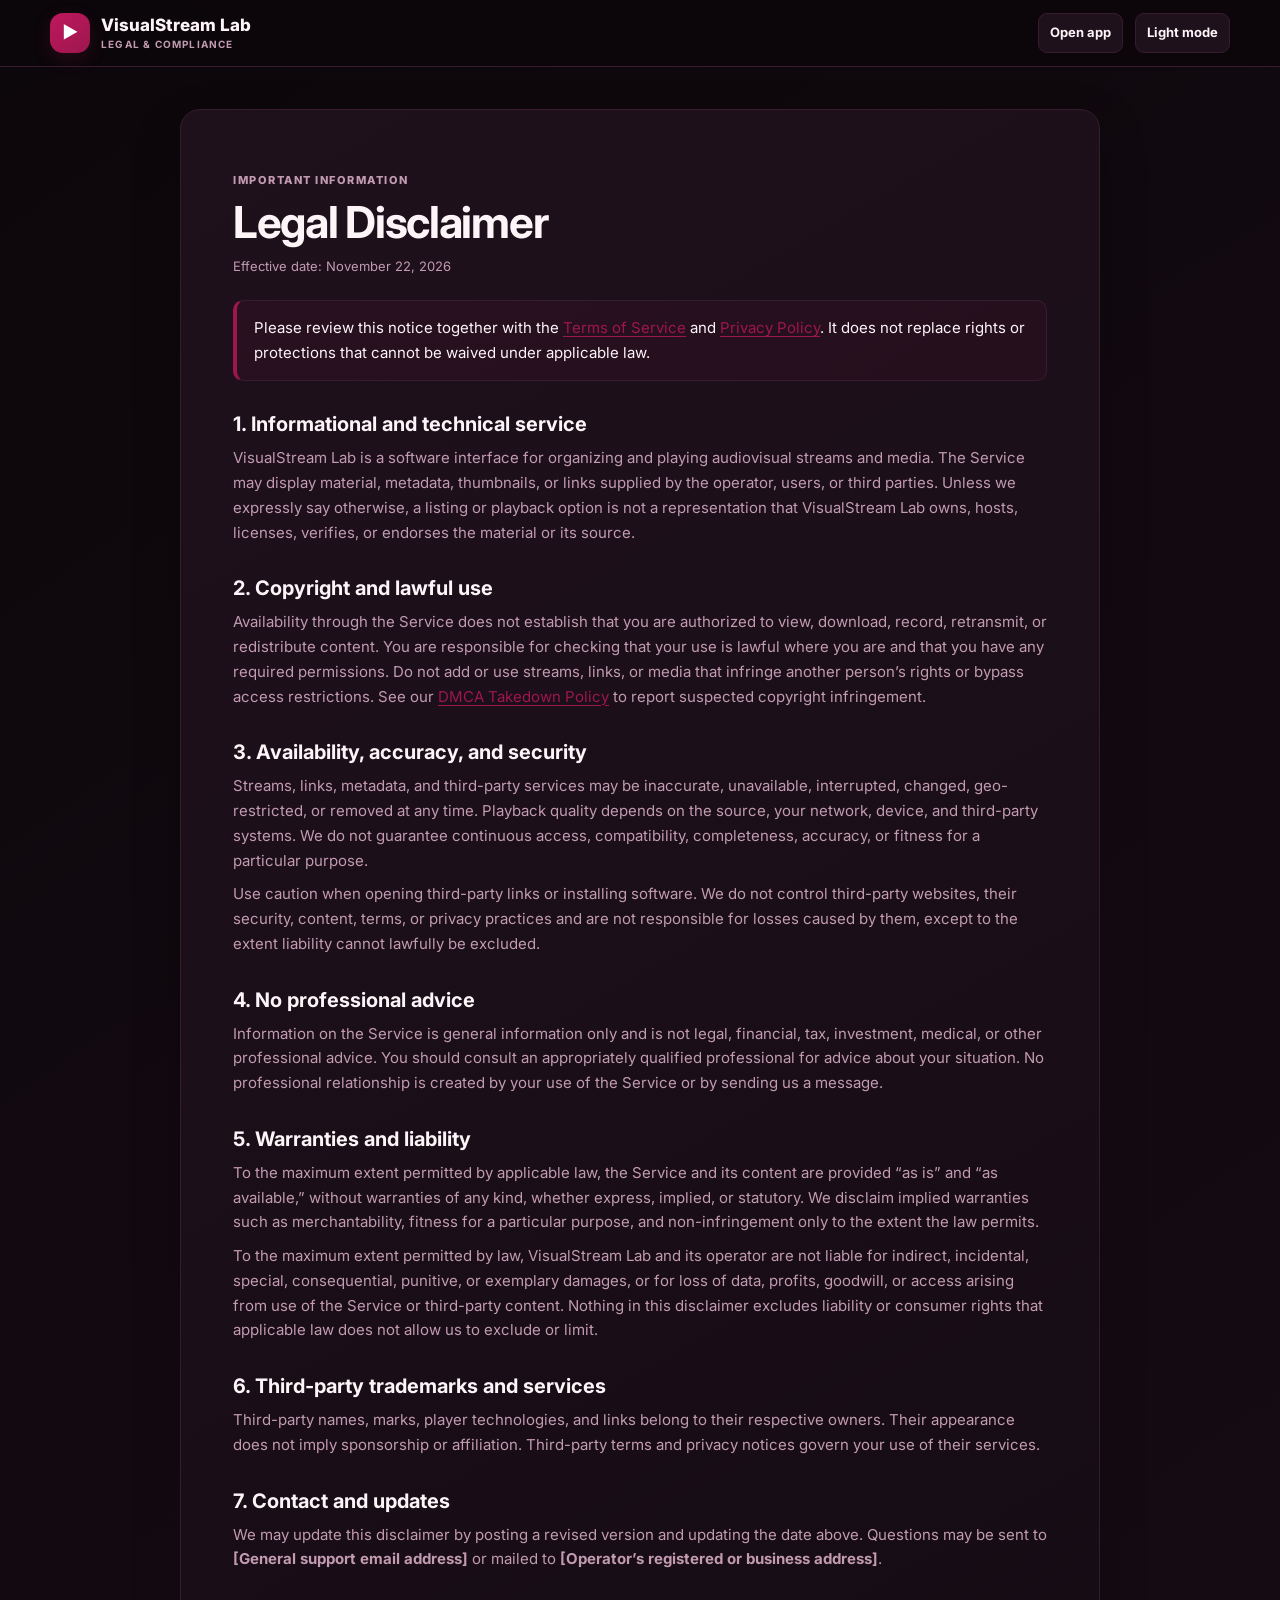
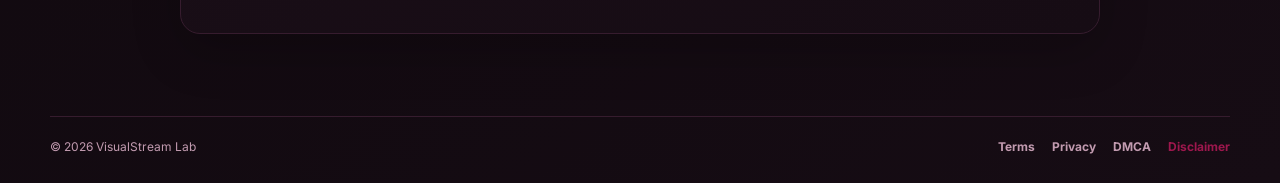
<file: disclaimer.html>
<!doctype html>
<html lang="en" data-theme="dark">

<head>
  <meta charset="utf-8">
  <meta name="viewport" content="width=device-width,initial-scale=1">
  <meta name="description"
    content="Important information about third-party streams, availability, and limitations of VisualStream Lab.">
  <meta name="theme-color" content="#160c14">
  <link rel="icon" type="image/svg+xml" href="/favicon.svg">
  <link rel="preconnect" href="https://fonts.googleapis.com">
  <link rel="preconnect" href="https://fonts.gstatic.com" crossorigin>
  <link href="https://fonts.googleapis.com/css2?family=Inter:wght@400;500;600;700;800&display=swap" rel="stylesheet">
  <script>try { document.documentElement.dataset.theme = localStorage.getItem("iptv-theme") === "light" ? "light" : "dark" } catch (error) { document.documentElement.dataset.theme = "dark" }</script>
  <link rel="stylesheet" href="/legal.css">
  <script src="/legal.js" defer></script>
  <title>Legal Disclaimer — VisualStream Lab</title>
</head>

<body class="legal-page">
  <header class="legal-header">
    <a class="legal-brand" href="/" aria-label="VisualStream Lab home">
      <span class="legal-brand-mark" aria-hidden="true">▶</span>
      <span>VisualStream Lab<small>Legal &amp; compliance</small></span>
    </a>
    <div class="legal-header-actions">
      <a href="/">Open app</a>
      <button class="legal-theme-toggle" id="legal-theme-toggle" type="button">Light mode</button>
    </div>
  </header>
  <main class="legal-main">
    <article class="legal-document">
      <p class="legal-kicker">Important information</p>
      <h1>Legal Disclaimer</h1>
      <p class="legal-meta">Effective date: <time data-legal-effective-date="disclaimer" datetime="2026-11-22">November
          22, 2026</time></p>
      <div class="legal-callout">
        <p>Please review this notice together with the <a href="/terms.html">Terms of Service</a> and <a
            href="/privacy.html">Privacy Policy</a>. It does not replace rights or protections that cannot be waived
          under applicable law.</p>
      </div>

      <h2>1. Informational and technical service</h2>
      <p>VisualStream Lab is a software interface for organizing and playing audiovisual streams and media. The Service
        may display material, metadata, thumbnails, or links supplied by the operator, users, or third parties. Unless
        we expressly say otherwise, a listing or playback option is not a representation that VisualStream Lab owns,
        hosts, licenses, verifies, or endorses the material or its source.</p>

      <h2>2. Copyright and lawful use</h2>
      <p>Availability through the Service does not establish that you are authorized to view, download, record,
        retransmit, or redistribute content. You are responsible for checking that your use is lawful where you are and
        that you have any required permissions. Do not add or use streams, links, or media that infringe another
        person’s rights or bypass access restrictions. See our <a href="/dmca.html">DMCA Takedown Policy</a> to report
        suspected copyright infringement.</p>

      <h2>3. Availability, accuracy, and security</h2>
      <p>Streams, links, metadata, and third-party services may be inaccurate, unavailable, interrupted, changed,
        geo-restricted, or removed at any time. Playback quality depends on the source, your network, device, and
        third-party systems. We do not guarantee continuous access, compatibility, completeness, accuracy, or fitness
        for a particular purpose.</p>
      <p>Use caution when opening third-party links or installing software. We do not control third-party websites,
        their security, content, terms, or privacy practices and are not responsible for losses caused by them, except
        to the extent liability cannot lawfully be excluded.</p>

      <h2>4. No professional advice</h2>
      <p>Information on the Service is general information only and is not legal, financial, tax, investment, medical,
        or other professional advice. You should consult an appropriately qualified professional for advice about your
        situation. No professional relationship is created by your use of the Service or by sending us a message.</p>

      <h2>5. Warranties and liability</h2>
      <p>To the maximum extent permitted by applicable law, the Service and its content are provided “as is” and “as
        available,” without warranties of any kind, whether express, implied, or statutory. We disclaim implied
        warranties such as merchantability, fitness for a particular purpose, and non-infringement only to the extent
        the law permits.</p>
      <p>To the maximum extent permitted by law, VisualStream Lab and its operator are not liable for indirect,
        incidental, special, consequential, punitive, or exemplary damages, or for loss of data, profits, goodwill, or
        access arising from use of the Service or third-party content. Nothing in this disclaimer excludes liability or
        consumer rights that applicable law does not allow us to exclude or limit.</p>

      <h2>6. Third-party trademarks and services</h2>
      <p>Third-party names, marks, player technologies, and links belong to their respective owners. Their appearance
        does not imply sponsorship or affiliation. Third-party terms and privacy notices govern your use of their
        services.</p>

      <h2>7. Contact and updates</h2>
      <p>We may update this disclaimer by posting a revised version and updating the date above. Questions may be sent
        to <strong>[General support email address]</strong> or mailed to <strong>[Operator’s registered or business
          address]</strong>.</p>
    </article>
  </main>
  <footer class="legal-footer">
    <p>&copy; 2026 VisualStream Lab</p>
    <nav class="legal-footer-links" aria-label="Legal and compliance">
      <a href="/terms.html">Terms</a>
      <a href="/privacy.html">Privacy</a>
      <a href="/dmca.html">DMCA</a>
      <a href="/disclaimer.html" aria-current="page">Disclaimer</a>
    </nav>
  </footer>
</body>

</html>
</file>
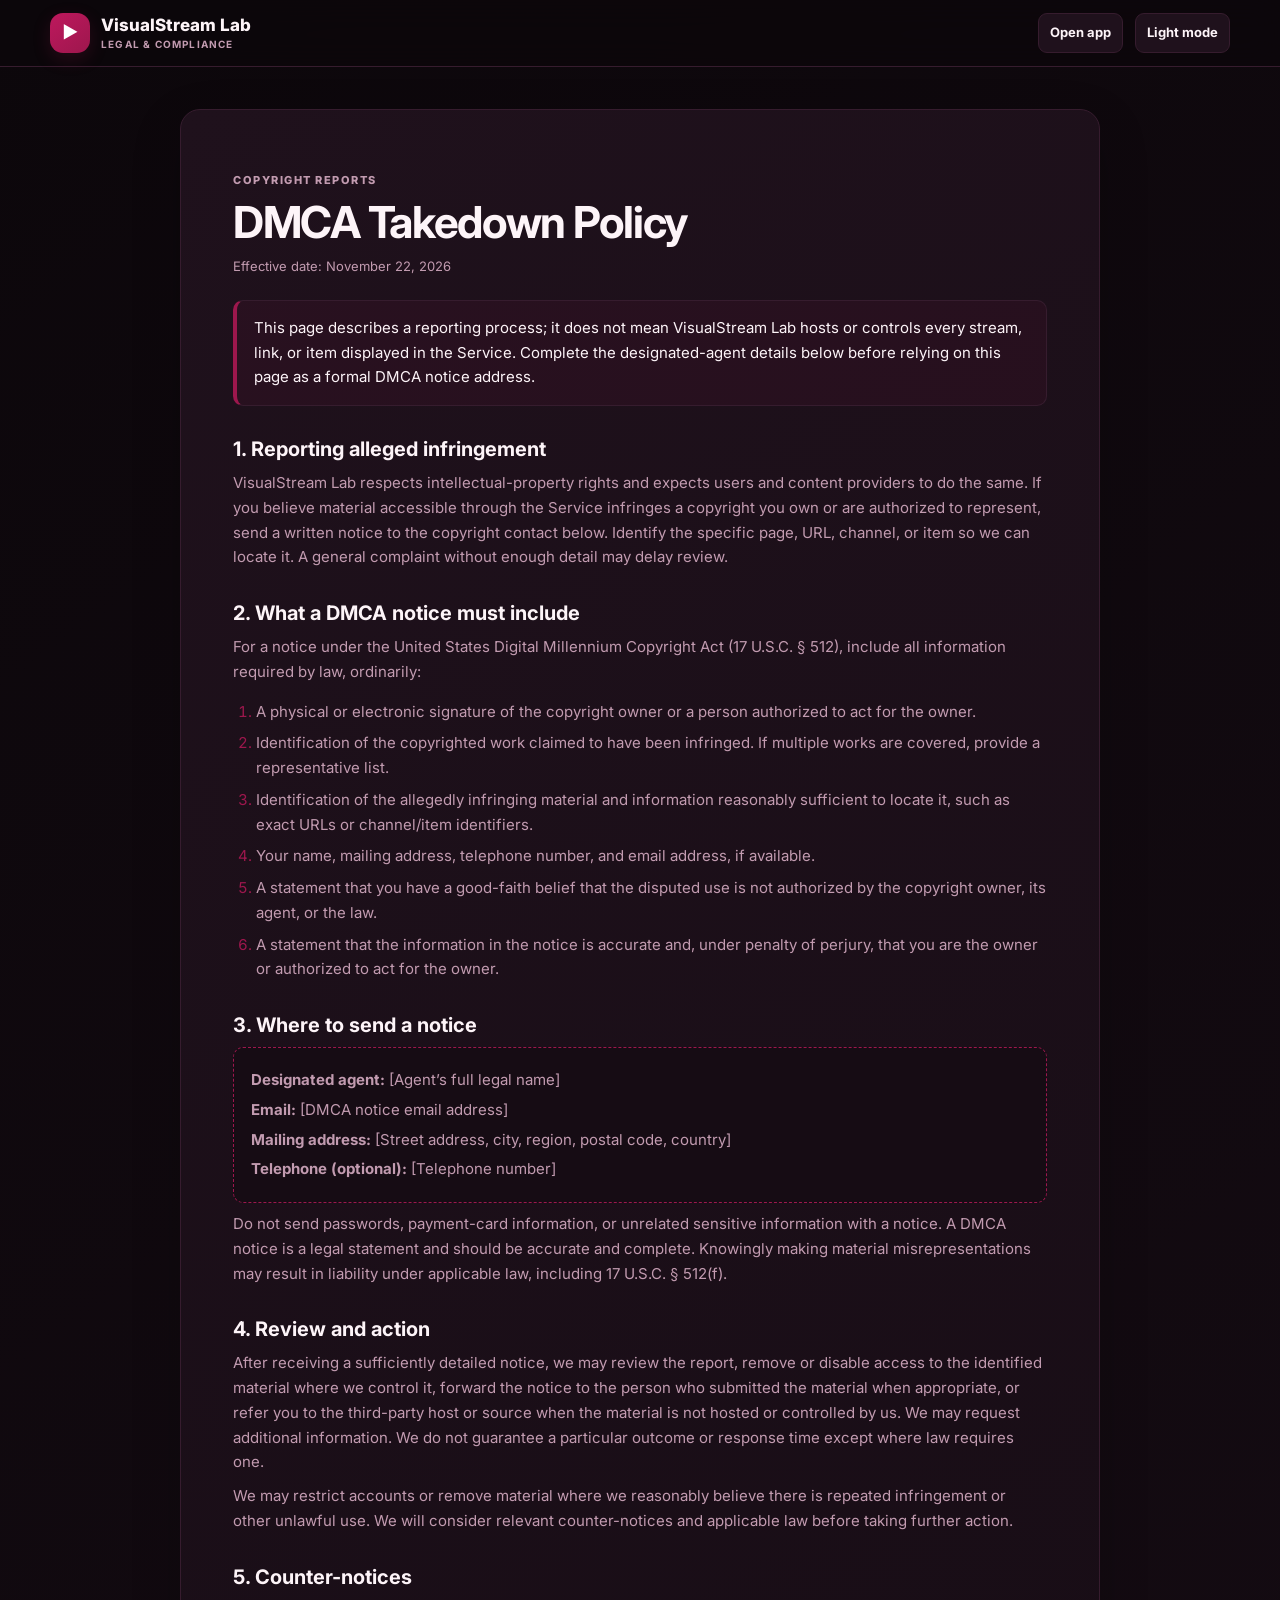
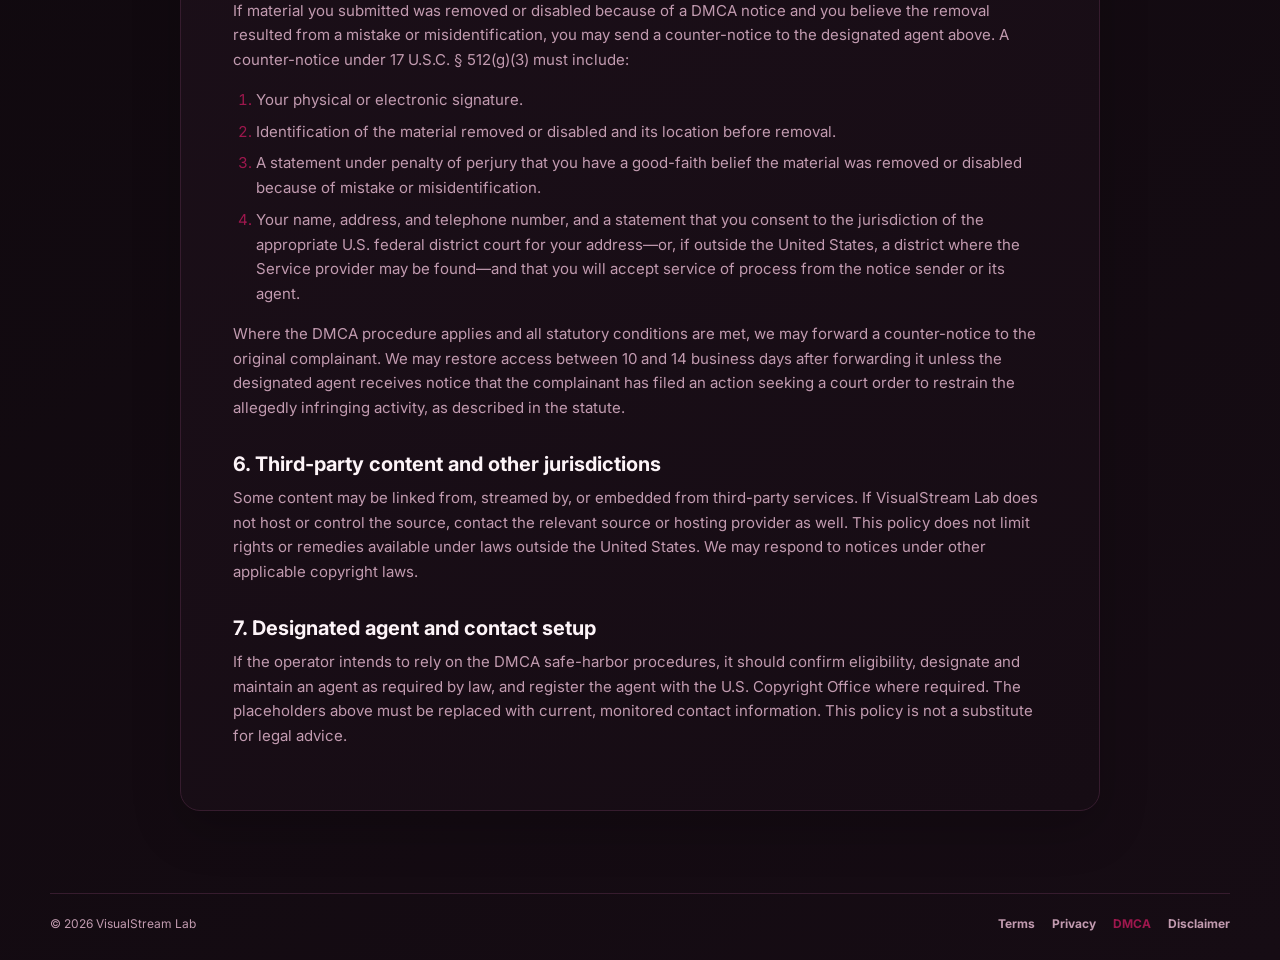
<file: dmca.html>
<!doctype html>
<html lang="en" data-theme="dark">

<head>
  <meta charset="utf-8">
  <meta name="viewport" content="width=device-width,initial-scale=1">
  <meta name="description"
    content="How to submit a copyright infringement notice or counter-notice to VisualStream Lab.">
  <meta name="theme-color" content="#160c14">
  <link rel="icon" type="image/svg+xml" href="/favicon.svg">
  <link rel="preconnect" href="https://fonts.googleapis.com">
  <link rel="preconnect" href="https://fonts.gstatic.com" crossorigin>
  <link href="https://fonts.googleapis.com/css2?family=Inter:wght@400;500;600;700;800&display=swap" rel="stylesheet">
  <script>try { document.documentElement.dataset.theme = localStorage.getItem("iptv-theme") === "light" ? "light" : "dark" } catch (error) { document.documentElement.dataset.theme = "dark" }</script>
  <link rel="stylesheet" href="/legal.css">
  <script src="/legal.js" defer></script>
  <title>DMCA Takedown Policy — VisualStream Lab</title>
</head>

<body class="legal-page">
  <header class="legal-header">
    <a class="legal-brand" href="/" aria-label="VisualStream Lab home">
      <span class="legal-brand-mark" aria-hidden="true">▶</span>
      <span>VisualStream Lab<small>Legal &amp; compliance</small></span>
    </a>
    <div class="legal-header-actions">
      <a href="/">Open app</a>
      <button class="legal-theme-toggle" id="legal-theme-toggle" type="button">Light mode</button>
    </div>
  </header>
  <main class="legal-main">
    <article class="legal-document">
      <p class="legal-kicker">Copyright reports</p>
      <h1>DMCA Takedown Policy</h1>
      <p class="legal-meta">Effective date: <time data-legal-effective-date="dmca" datetime="2026-11-22">November 22,
          2026</time></p>
      <div class="legal-callout">
        <p>This page describes a reporting process; it does not mean VisualStream Lab hosts or controls every stream,
          link, or item displayed in the Service. Complete the designated-agent details below before relying on this
          page as a formal DMCA notice address.</p>
      </div>

      <h2>1. Reporting alleged infringement</h2>
      <p>VisualStream Lab respects intellectual-property rights and expects users and content providers to do the same.
        If you believe material accessible through the Service infringes a copyright you own or are authorized to
        represent, send a written notice to the copyright contact below. Identify the specific page, URL, channel, or
        item so we can locate it. A general complaint without enough detail may delay review.</p>

      <h2>2. What a DMCA notice must include</h2>
      <p>For a notice under the United States Digital Millennium Copyright Act (17 U.S.C. § 512), include all
        information required by law, ordinarily:</p>
      <ol>
        <li>A physical or electronic signature of the copyright owner or a person authorized to act for the owner.</li>
        <li>Identification of the copyrighted work claimed to have been infringed. If multiple works are covered,
          provide a representative list.</li>
        <li>Identification of the allegedly infringing material and information reasonably sufficient to locate it, such
          as exact URLs or channel/item identifiers.</li>
        <li>Your name, mailing address, telephone number, and email address, if available.</li>
        <li>A statement that you have a good-faith belief that the disputed use is not authorized by the copyright
          owner, its agent, or the law.</li>
        <li>A statement that the information in the notice is accurate and, under penalty of perjury, that you are the
          owner or authorized to act for the owner.</li>
      </ol>

      <h2>3. Where to send a notice</h2>
      <div class="legal-fields">
        <p><strong>Designated agent:</strong> [Agent’s full legal name]</p>
        <p><strong>Email:</strong> [DMCA notice email address]</p>
        <p><strong>Mailing address:</strong> [Street address, city, region, postal code, country]</p>
        <p><strong>Telephone (optional):</strong> [Telephone number]</p>
      </div>
      <p>Do not send passwords, payment-card information, or unrelated sensitive information with a notice. A DMCA
        notice is a legal statement and should be accurate and complete. Knowingly making material misrepresentations
        may result in liability under applicable law, including 17 U.S.C. § 512(f).</p>

      <h2>4. Review and action</h2>
      <p>After receiving a sufficiently detailed notice, we may review the report, remove or disable access to the
        identified material where we control it, forward the notice to the person who submitted the material when
        appropriate, or refer you to the third-party host or source when the material is not hosted or controlled by us.
        We may request additional information. We do not guarantee a particular outcome or response time except where
        law requires one.</p>
      <p>We may restrict accounts or remove material where we reasonably believe there is repeated infringement or other
        unlawful use. We will consider relevant counter-notices and applicable law before taking further action.</p>

      <h2>5. Counter-notices</h2>
      <p>If material you submitted was removed or disabled because of a DMCA notice and you believe the removal resulted
        from a mistake or misidentification, you may send a counter-notice to the designated agent above. A
        counter-notice under 17 U.S.C. § 512(g)(3) must include:</p>
      <ol>
        <li>Your physical or electronic signature.</li>
        <li>Identification of the material removed or disabled and its location before removal.</li>
        <li>A statement under penalty of perjury that you have a good-faith belief the material was removed or disabled
          because of mistake or misidentification.</li>
        <li>Your name, address, and telephone number, and a statement that you consent to the jurisdiction of the
          appropriate U.S. federal district court for your address—or, if outside the United States, a district where
          the Service provider may be found—and that you will accept service of process from the notice sender or its
          agent.</li>
      </ol>
      <p>Where the DMCA procedure applies and all statutory conditions are met, we may forward a counter-notice to the
        original complainant. We may restore access between 10 and 14 business days after forwarding it unless the
        designated agent receives notice that the complainant has filed an action seeking a court order to restrain the
        allegedly infringing activity, as described in the statute.</p>

      <h2>6. Third-party content and other jurisdictions</h2>
      <p>Some content may be linked from, streamed by, or embedded from third-party services. If VisualStream Lab does
        not host or control the source, contact the relevant source or hosting provider as well. This policy does not
        limit rights or remedies available under laws outside the United States. We may respond to notices under other
        applicable copyright laws.</p>

      <h2>7. Designated agent and contact setup</h2>
      <p>If the operator intends to rely on the DMCA safe-harbor procedures, it should confirm eligibility, designate
        and maintain an agent as required by law, and register the agent with the U.S. Copyright Office where required.
        The placeholders above must be replaced with current, monitored contact information. This policy is not a
        substitute for legal advice.</p>
    </article>
  </main>
  <footer class="legal-footer">
    <p>&copy; 2026 VisualStream Lab</p>
    <nav class="legal-footer-links" aria-label="Legal and compliance">
      <a href="/terms.html">Terms</a>
      <a href="/privacy.html">Privacy</a>
      <a href="/dmca.html" aria-current="page">DMCA</a>
      <a href="/disclaimer.html">Disclaimer</a>
    </nav>
  </footer>
</body>

</html>
</file>
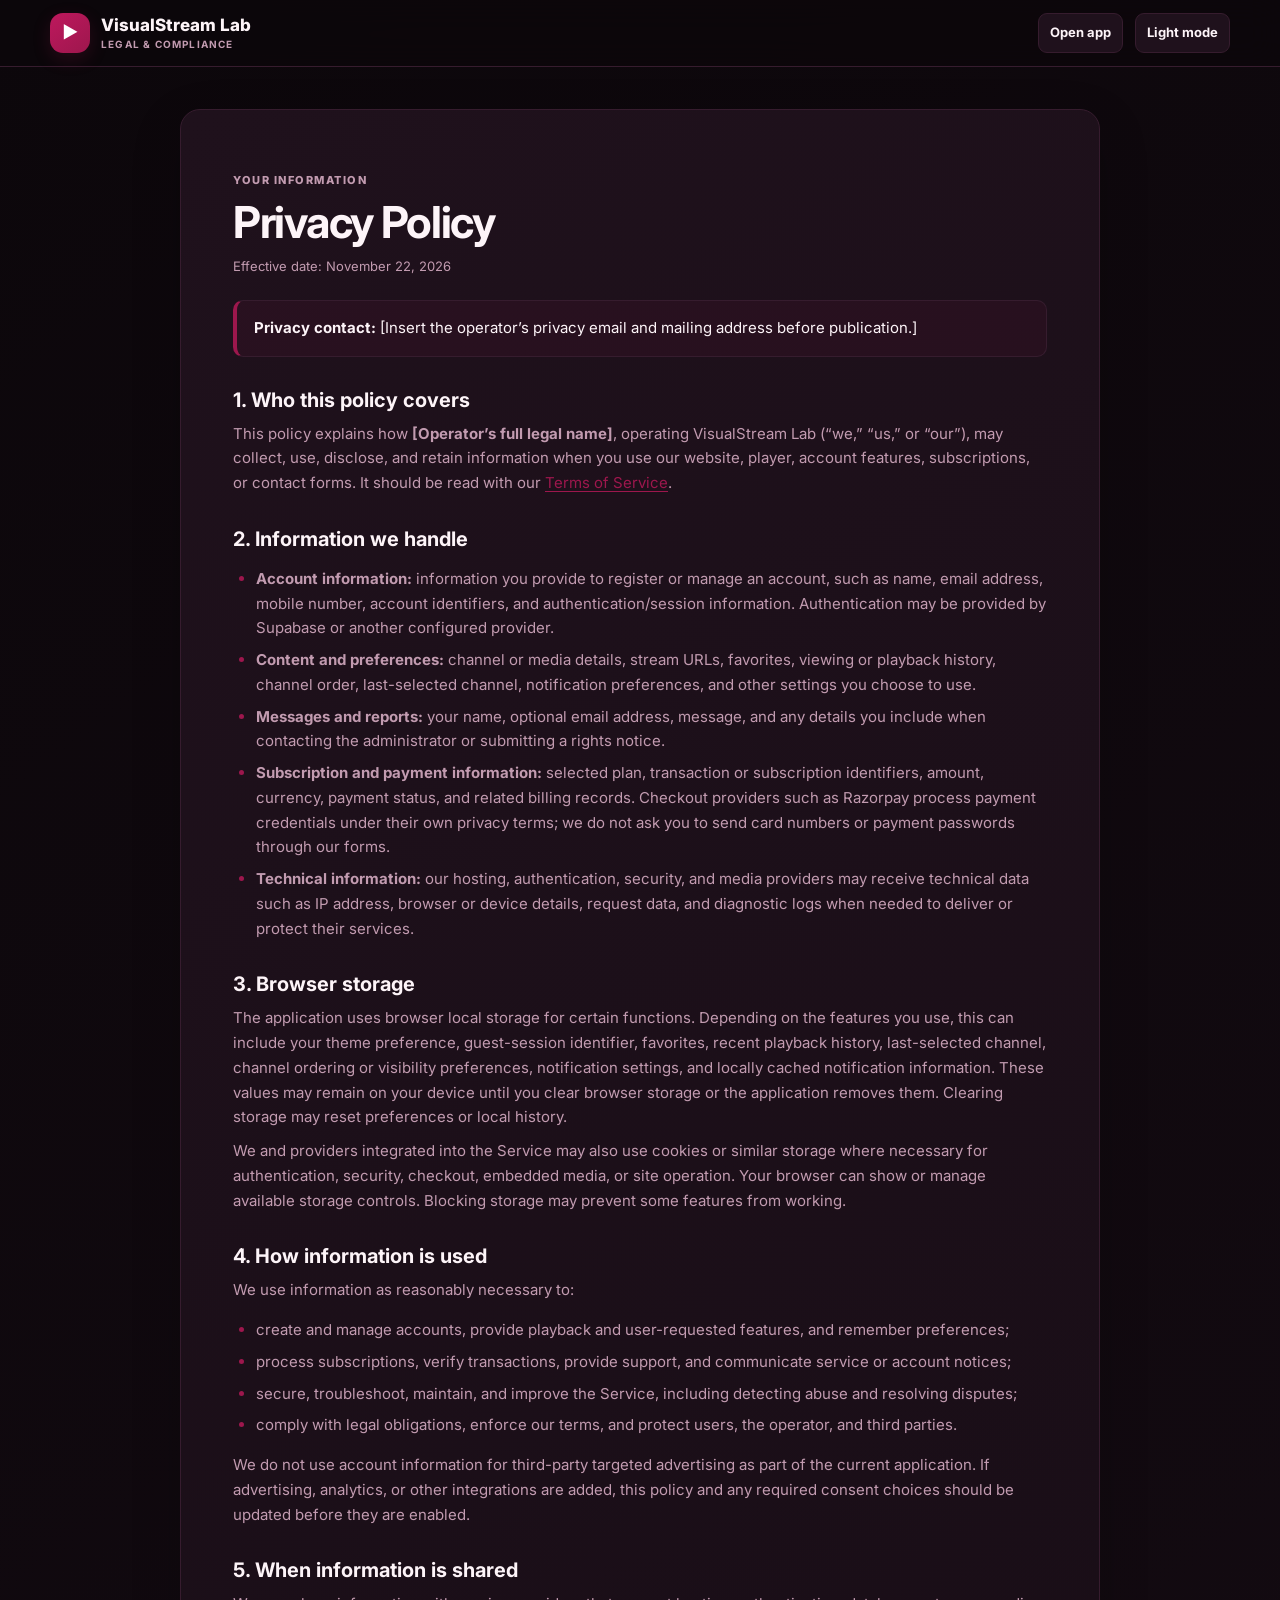
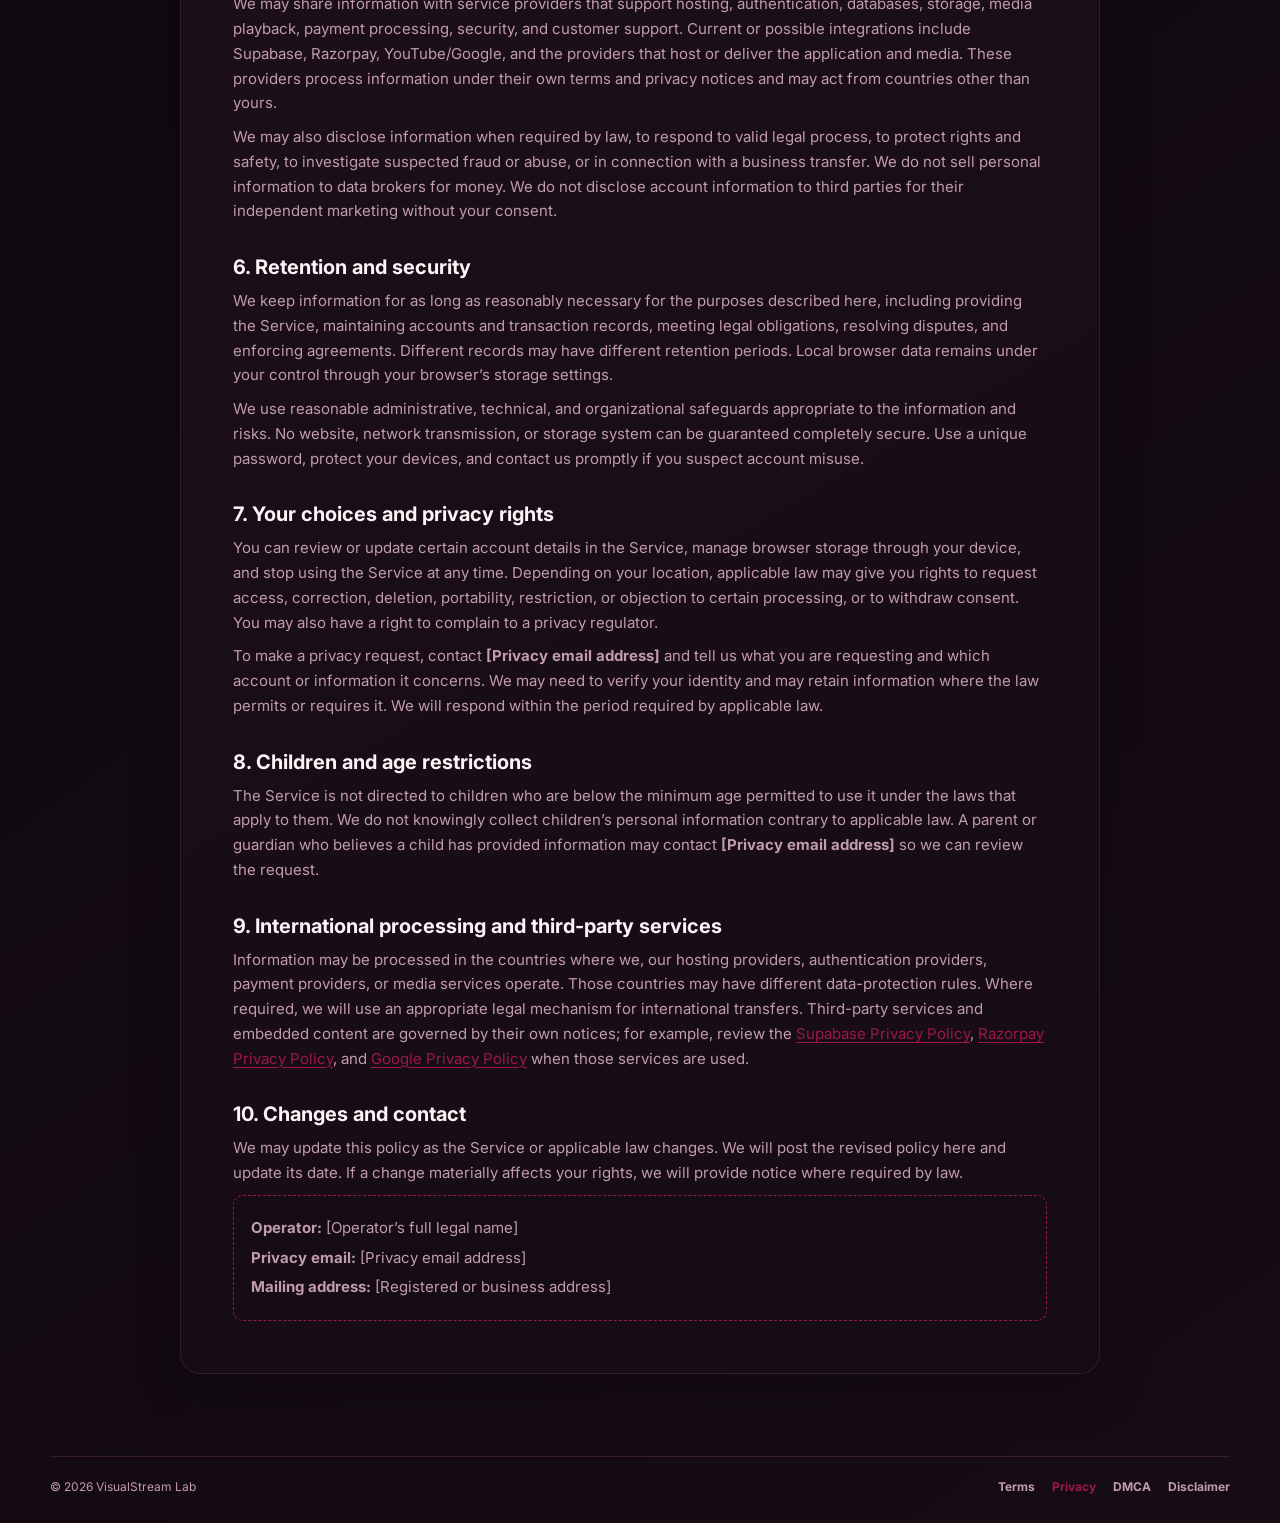
<file: privacy.html>
<!doctype html>
<html lang="en" data-theme="dark">

<head>
  <meta charset="utf-8">
  <meta name="viewport" content="width=device-width,initial-scale=1">
  <meta name="description"
    content="Learn how VisualStream Lab handles account, usage, device, and payment-related information.">
  <meta name="theme-color" content="#160c14">
  <link rel="icon" type="image/svg+xml" href="/favicon.svg">
  <link rel="preconnect" href="https://fonts.googleapis.com">
  <link rel="preconnect" href="https://fonts.gstatic.com" crossorigin>
  <link href="https://fonts.googleapis.com/css2?family=Inter:wght@400;500;600;700;800&display=swap" rel="stylesheet">
  <script>try { document.documentElement.dataset.theme = localStorage.getItem("iptv-theme") === "light" ? "light" : "dark" } catch (error) { document.documentElement.dataset.theme = "dark" }</script>
  <link rel="stylesheet" href="/legal.css">
  <script src="/legal.js" defer></script>
  <title>Privacy Policy — VisualStream Lab</title>
</head>

<body class="legal-page">
  <header class="legal-header">
    <a class="legal-brand" href="/" aria-label="VisualStream Lab home">
      <span class="legal-brand-mark" aria-hidden="true">▶</span>
      <span>VisualStream Lab<small>Legal &amp; compliance</small></span>
    </a>
    <div class="legal-header-actions">
      <a href="/">Open app</a>
      <button class="legal-theme-toggle" id="legal-theme-toggle" type="button">Light mode</button>
    </div>
  </header>
  <main class="legal-main">
    <article class="legal-document">
      <p class="legal-kicker">Your information</p>
      <h1>Privacy Policy</h1>
      <p class="legal-meta">Effective date: <time data-legal-effective-date="privacy" datetime="2026-11-22">November 22,
          2026</time></p>
      <div class="legal-callout">
        <p><strong>Privacy contact:</strong> [Insert the operator’s privacy email and mailing address before
          publication.]</p>
      </div>

      <h2>1. Who this policy covers</h2>
      <p>This policy explains how <strong>[Operator’s full legal name]</strong>, operating VisualStream Lab (“we,” “us,”
        or “our”), may collect, use, disclose, and retain information when you use our website, player, account
        features, subscriptions, or contact forms. It should be read with our <a href="/terms.html">Terms of
          Service</a>.</p>

      <h2>2. Information we handle</h2>
      <ul>
        <li><strong>Account information:</strong> information you provide to register or manage an account, such as
          name, email address, mobile number, account identifiers, and authentication/session information.
          Authentication may be provided by Supabase or another configured provider.</li>
        <li><strong>Content and preferences:</strong> channel or media details, stream URLs, favorites, viewing or
          playback history, channel order, last-selected channel, notification preferences, and other settings you
          choose to use.</li>
        <li><strong>Messages and reports:</strong> your name, optional email address, message, and any details you
          include when contacting the administrator or submitting a rights notice.</li>
        <li><strong>Subscription and payment information:</strong> selected plan, transaction or subscription
          identifiers, amount, currency, payment status, and related billing records. Checkout providers such as
          Razorpay process payment credentials under their own privacy terms; we do not ask you to send card numbers or
          payment passwords through our forms.</li>
        <li><strong>Technical information:</strong> our hosting, authentication, security, and media providers may
          receive technical data such as IP address, browser or device details, request data, and diagnostic logs when
          needed to deliver or protect their services.</li>
      </ul>

      <h2>3. Browser storage</h2>
      <p>The application uses browser local storage for certain functions. Depending on the features you use, this can
        include your theme preference, guest-session identifier, favorites, recent playback history, last-selected
        channel, channel ordering or visibility preferences, notification settings, and locally cached notification
        information. These values may remain on your device until you clear browser storage or the application removes
        them. Clearing storage may reset preferences or local history.</p>
      <p>We and providers integrated into the Service may also use cookies or similar storage where necessary for
        authentication, security, checkout, embedded media, or site operation. Your browser can show or manage available
        storage controls. Blocking storage may prevent some features from working.</p>

      <h2>4. How information is used</h2>
      <p>We use information as reasonably necessary to:</p>
      <ul>
        <li>create and manage accounts, provide playback and user-requested features, and remember preferences;</li>
        <li>process subscriptions, verify transactions, provide support, and communicate service or account notices;
        </li>
        <li>secure, troubleshoot, maintain, and improve the Service, including detecting abuse and resolving disputes;
        </li>
        <li>comply with legal obligations, enforce our terms, and protect users, the operator, and third parties.</li>
      </ul>
      <p>We do not use account information for third-party targeted advertising as part of the current application. If
        advertising, analytics, or other integrations are added, this policy and any required consent choices should be
        updated before they are enabled.</p>

      <h2>5. When information is shared</h2>
      <p>We may share information with service providers that support hosting, authentication, databases, storage, media
        playback, payment processing, security, and customer support. Current or possible integrations include Supabase,
        Razorpay, YouTube/Google, and the providers that host or deliver the application and media. These providers
        process information under their own terms and privacy notices and may act from countries other than yours.</p>
      <p>We may also disclose information when required by law, to respond to valid legal process, to protect rights and
        safety, to investigate suspected fraud or abuse, or in connection with a business transfer. We do not sell
        personal information to data brokers for money. We do not disclose account information to third parties for
        their independent marketing without your consent.</p>

      <h2>6. Retention and security</h2>
      <p>We keep information for as long as reasonably necessary for the purposes described here, including providing
        the Service, maintaining accounts and transaction records, meeting legal obligations, resolving disputes, and
        enforcing agreements. Different records may have different retention periods. Local browser data remains under
        your control through your browser’s storage settings.</p>
      <p>We use reasonable administrative, technical, and organizational safeguards appropriate to the information and
        risks. No website, network transmission, or storage system can be guaranteed completely secure. Use a unique
        password, protect your devices, and contact us promptly if you suspect account misuse.</p>

      <h2>7. Your choices and privacy rights</h2>
      <p>You can review or update certain account details in the Service, manage browser storage through your device,
        and stop using the Service at any time. Depending on your location, applicable law may give you rights to
        request access, correction, deletion, portability, restriction, or objection to certain processing, or to
        withdraw consent. You may also have a right to complain to a privacy regulator.</p>
      <p>To make a privacy request, contact <strong>[Privacy email address]</strong> and tell us what you are requesting
        and which account or information it concerns. We may need to verify your identity and may retain information
        where the law permits or requires it. We will respond within the period required by applicable law.</p>

      <h2>8. Children and age restrictions</h2>
      <p>The Service is not directed to children who are below the minimum age permitted to use it under the laws that
        apply to them. We do not knowingly collect children’s personal information contrary to applicable law. A parent
        or guardian who believes a child has provided information may contact <strong>[Privacy email address]</strong>
        so we can review the request.</p>

      <h2>9. International processing and third-party services</h2>
      <p>Information may be processed in the countries where we, our hosting providers, authentication providers,
        payment providers, or media services operate. Those countries may have different data-protection rules. Where
        required, we will use an appropriate legal mechanism for international transfers. Third-party services and
        embedded content are governed by their own notices; for example, review the <a
          href="https://supabase.com/privacy" target="_blank" rel="noopener noreferrer">Supabase Privacy Policy</a>, <a
          href="https://razorpay.com/privacy/" target="_blank" rel="noopener noreferrer">Razorpay Privacy Policy</a>,
        and <a href="https://policies.google.com/privacy" target="_blank" rel="noopener noreferrer">Google Privacy
          Policy</a> when those services are used.</p>

      <h2>10. Changes and contact</h2>
      <p>We may update this policy as the Service or applicable law changes. We will post the revised policy here and
        update its date. If a change materially affects your rights, we will provide notice where required by law.</p>
      <div class="legal-fields">
        <p><strong>Operator:</strong> [Operator’s full legal name]</p>
        <p><strong>Privacy email:</strong> [Privacy email address]</p>
        <p><strong>Mailing address:</strong> [Registered or business address]</p>
      </div>
    </article>
  </main>
  <footer class="legal-footer">
    <p>&copy; 2026 VisualStream Lab</p>
    <nav class="legal-footer-links" aria-label="Legal and compliance">
      <a href="/terms.html">Terms</a>
      <a href="/privacy.html" aria-current="page">Privacy</a>
      <a href="/dmca.html">DMCA</a>
      <a href="/disclaimer.html">Disclaimer</a>
    </nav>
  </footer>
</body>

</html>
</file>
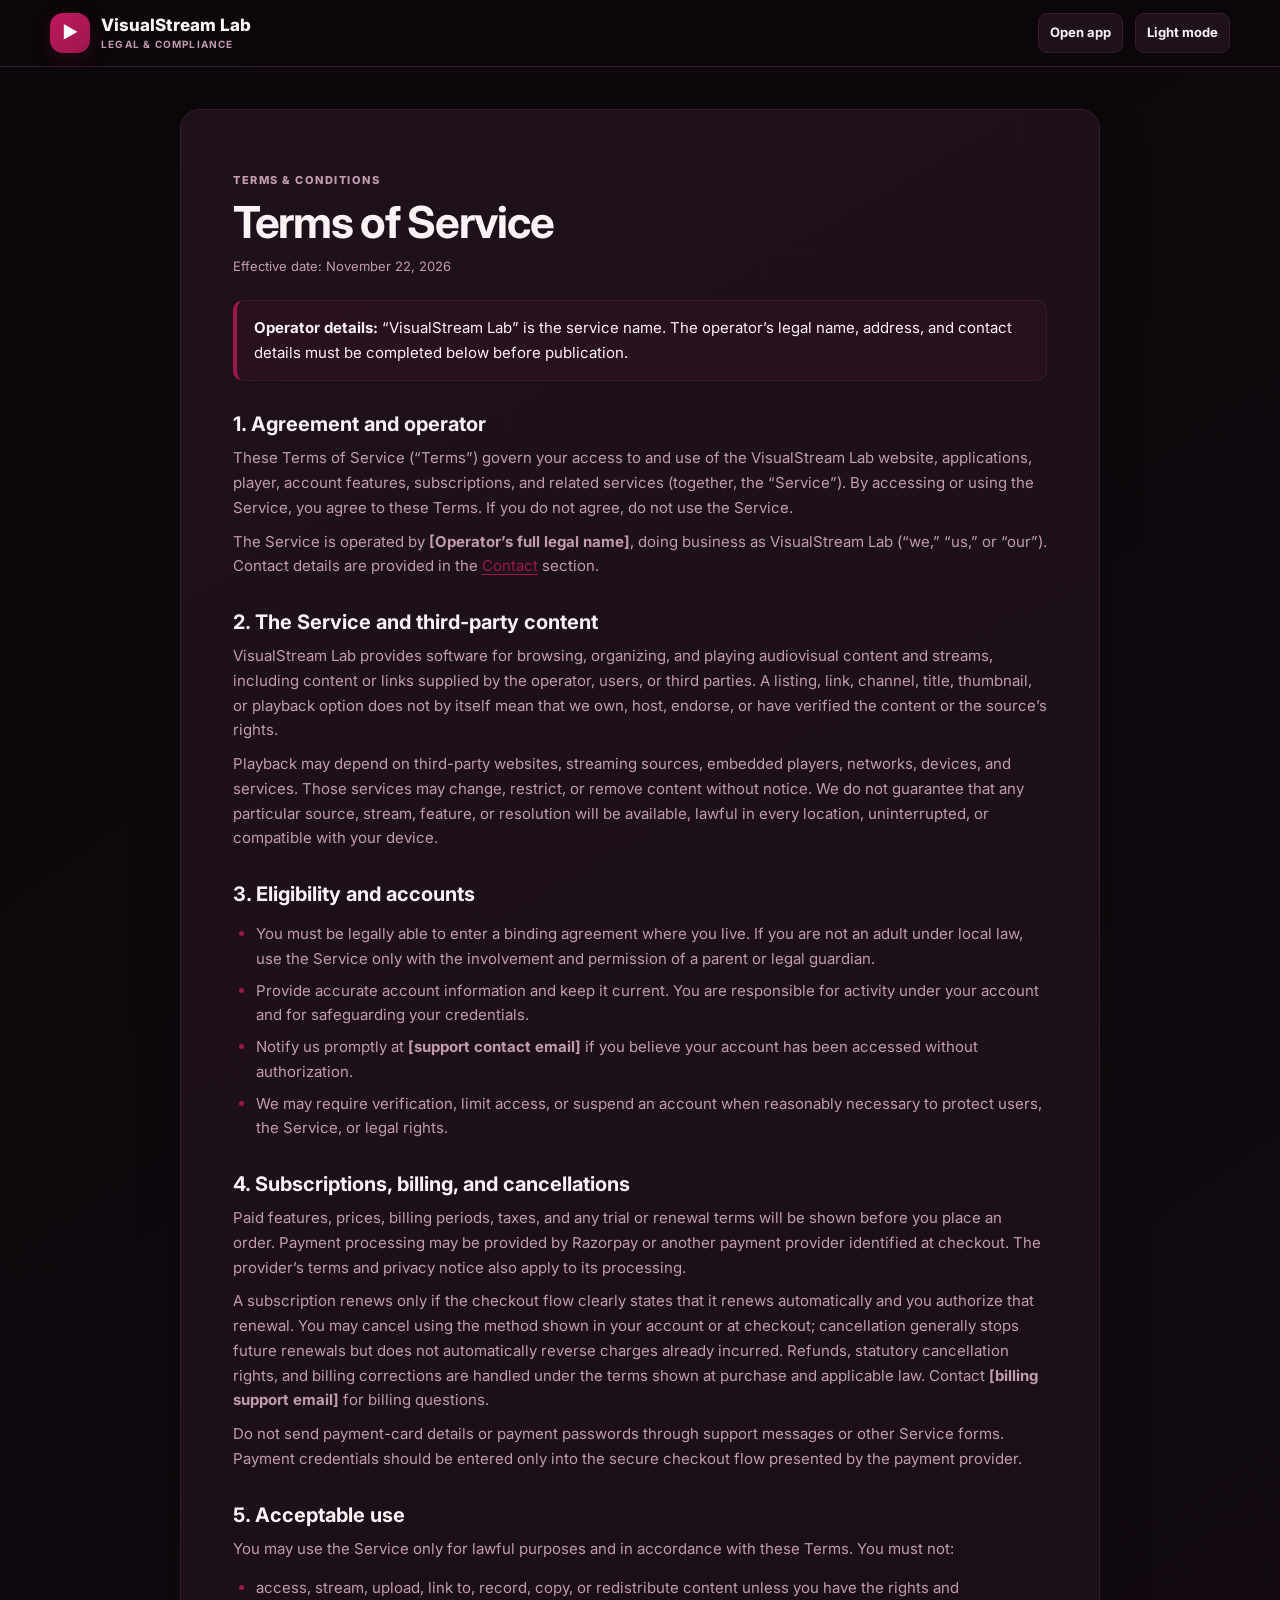
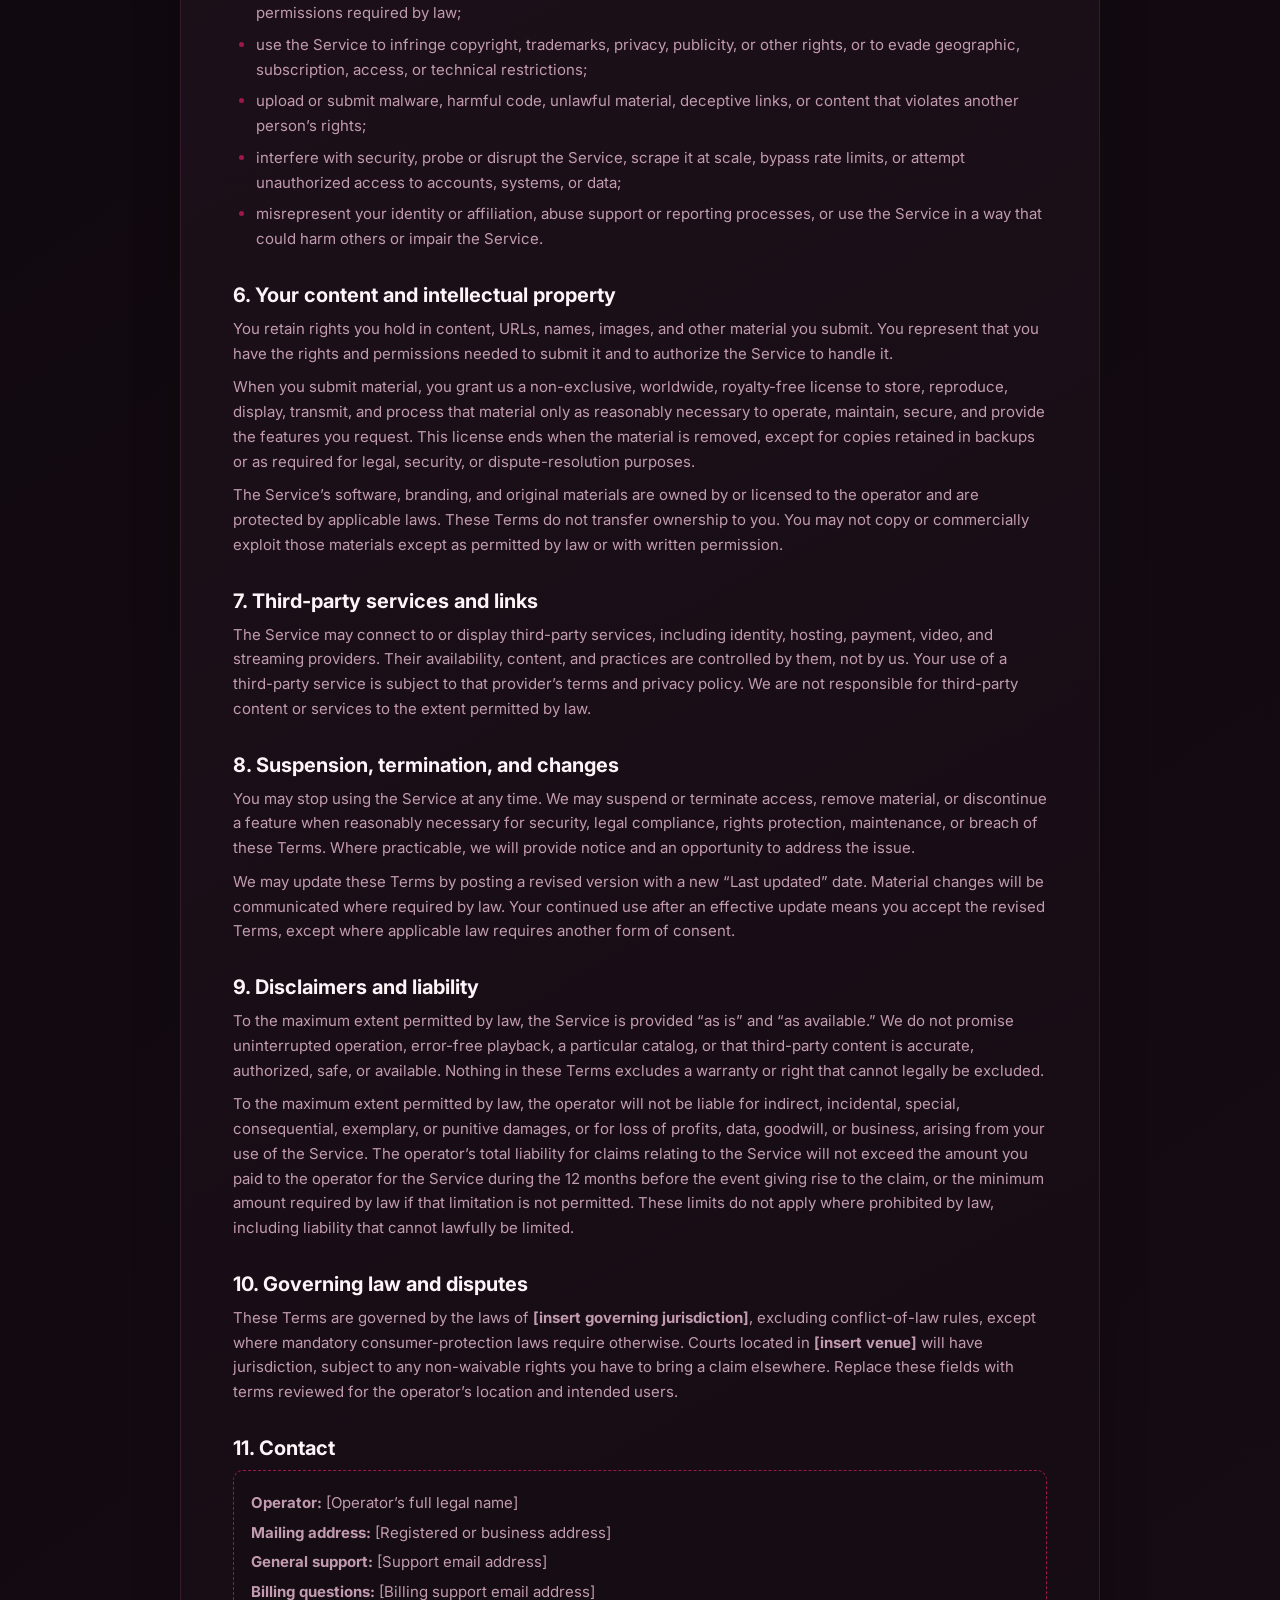
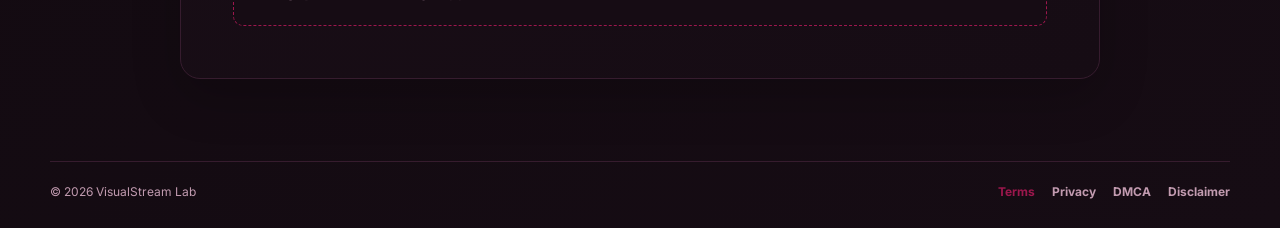
<file: terms.html>
<!doctype html>
<html lang="en" data-theme="dark">

<head>
  <meta charset="utf-8">
  <meta name="viewport" content="width=device-width,initial-scale=1">
  <meta name="description" content="Terms governing access to and use of the VisualStream Lab streaming application.">
  <meta name="theme-color" content="#160c14">
  <link rel="icon" type="image/svg+xml" href="/favicon.svg">
  <link rel="preconnect" href="https://fonts.googleapis.com">
  <link rel="preconnect" href="https://fonts.gstatic.com" crossorigin>
  <link href="https://fonts.googleapis.com/css2?family=Inter:wght@400;500;600;700;800&display=swap" rel="stylesheet">
  <script>try { document.documentElement.dataset.theme = localStorage.getItem("iptv-theme") === "light" ? "light" : "dark" } catch (error) { document.documentElement.dataset.theme = "dark" }</script>
  <link rel="stylesheet" href="/legal.css">
  <script src="/legal.js" defer></script>
  <title>Terms of Service — VisualStream Lab</title>
</head>

<body class="legal-page">
  <header class="legal-header">
    <a class="legal-brand" href="/" aria-label="VisualStream Lab home">
      <span class="legal-brand-mark" aria-hidden="true">▶</span>
      <span>VisualStream Lab<small>Legal &amp; compliance</small></span>
    </a>
    <div class="legal-header-actions">
      <a href="/">Open app</a>
      <button class="legal-theme-toggle" id="legal-theme-toggle" type="button">Light mode</button>
    </div>
  </header>
  <main class="legal-main">
    <article class="legal-document">
      <p class="legal-kicker">Terms &amp; conditions</p>
      <h1>Terms of Service</h1>
      <p class="legal-meta">Effective date: <time data-legal-effective-date="terms" datetime="2026-11-22">November 22,
          2026</time></p>
      <div class="legal-callout">
        <p><strong>Operator details:</strong> “VisualStream Lab” is the service name. The operator’s legal name,
          address, and contact details must be completed below before publication.</p>
      </div>

      <h2>1. Agreement and operator</h2>
      <p>These Terms of Service (“Terms”) govern your access to and use of the VisualStream Lab website, applications,
        player, account features, subscriptions, and related services (together, the “Service”). By accessing or using
        the Service, you agree to these Terms. If you do not agree, do not use the Service.</p>
      <p>The Service is operated by <strong>[Operator’s full legal name]</strong>, doing business as VisualStream Lab
        (“we,” “us,” or “our”). Contact details are provided in the <a href="#contact">Contact</a> section.</p>

      <h2>2. The Service and third-party content</h2>
      <p>VisualStream Lab provides software for browsing, organizing, and playing audiovisual content and streams,
        including content or links supplied by the operator, users, or third parties. A listing, link, channel, title,
        thumbnail, or playback option does not by itself mean that we own, host, endorse, or have verified the content
        or the source’s rights.</p>
      <p>Playback may depend on third-party websites, streaming sources, embedded players, networks, devices, and
        services. Those services may change, restrict, or remove content without notice. We do not guarantee that any
        particular source, stream, feature, or resolution will be available, lawful in every location, uninterrupted, or
        compatible with your device.</p>

      <h2>3. Eligibility and accounts</h2>
      <ul>
        <li>You must be legally able to enter a binding agreement where you live. If you are not an adult under local
          law, use the Service only with the involvement and permission of a parent or legal guardian.</li>
        <li>Provide accurate account information and keep it current. You are responsible for activity under your
          account and for safeguarding your credentials.</li>
        <li>Notify us promptly at <strong>[support contact email]</strong> if you believe your account has been accessed
          without authorization.</li>
        <li>We may require verification, limit access, or suspend an account when reasonably necessary to protect users,
          the Service, or legal rights.</li>
      </ul>

      <h2>4. Subscriptions, billing, and cancellations</h2>
      <p>Paid features, prices, billing periods, taxes, and any trial or renewal terms will be shown before you place an
        order. Payment processing may be provided by Razorpay or another payment provider identified at checkout. The
        provider’s terms and privacy notice also apply to its processing.</p>
      <p>A subscription renews only if the checkout flow clearly states that it renews automatically and you authorize
        that renewal. You may cancel using the method shown in your account or at checkout; cancellation generally stops
        future renewals but does not automatically reverse charges already incurred. Refunds, statutory cancellation
        rights, and billing corrections are handled under the terms shown at purchase and applicable law. Contact
        <strong>[billing support email]</strong> for billing questions.</p>
      <p>Do not send payment-card details or payment passwords through support messages or other Service forms. Payment
        credentials should be entered only into the secure checkout flow presented by the payment provider.</p>

      <h2>5. Acceptable use</h2>
      <p>You may use the Service only for lawful purposes and in accordance with these Terms. You must not:</p>
      <ul>
        <li>access, stream, upload, link to, record, copy, or redistribute content unless you have the rights and
          permissions required by law;</li>
        <li>use the Service to infringe copyright, trademarks, privacy, publicity, or other rights, or to evade
          geographic, subscription, access, or technical restrictions;</li>
        <li>upload or submit malware, harmful code, unlawful material, deceptive links, or content that violates another
          person’s rights;</li>
        <li>interfere with security, probe or disrupt the Service, scrape it at scale, bypass rate limits, or attempt
          unauthorized access to accounts, systems, or data;</li>
        <li>misrepresent your identity or affiliation, abuse support or reporting processes, or use the Service in a way
          that could harm others or impair the Service.</li>
      </ul>

      <h2>6. Your content and intellectual property</h2>
      <p>You retain rights you hold in content, URLs, names, images, and other material you submit. You represent that
        you have the rights and permissions needed to submit it and to authorize the Service to handle it.</p>
      <p>When you submit material, you grant us a non-exclusive, worldwide, royalty-free license to store, reproduce,
        display, transmit, and process that material only as reasonably necessary to operate, maintain, secure, and
        provide the features you request. This license ends when the material is removed, except for copies retained in
        backups or as required for legal, security, or dispute-resolution purposes.</p>
      <p>The Service’s software, branding, and original materials are owned by or licensed to the operator and are
        protected by applicable laws. These Terms do not transfer ownership to you. You may not copy or commercially
        exploit those materials except as permitted by law or with written permission.</p>

      <h2>7. Third-party services and links</h2>
      <p>The Service may connect to or display third-party services, including identity, hosting, payment, video, and
        streaming providers. Their availability, content, and practices are controlled by them, not by us. Your use of a
        third-party service is subject to that provider’s terms and privacy policy. We are not responsible for
        third-party content or services to the extent permitted by law.</p>

      <h2>8. Suspension, termination, and changes</h2>
      <p>You may stop using the Service at any time. We may suspend or terminate access, remove material, or discontinue
        a feature when reasonably necessary for security, legal compliance, rights protection, maintenance, or breach of
        these Terms. Where practicable, we will provide notice and an opportunity to address the issue.</p>
      <p>We may update these Terms by posting a revised version with a new “Last updated” date. Material changes will be
        communicated where required by law. Your continued use after an effective update means you accept the revised
        Terms, except where applicable law requires another form of consent.</p>

      <h2>9. Disclaimers and liability</h2>
      <p>To the maximum extent permitted by law, the Service is provided “as is” and “as available.” We do not promise
        uninterrupted operation, error-free playback, a particular catalog, or that third-party content is accurate,
        authorized, safe, or available. Nothing in these Terms excludes a warranty or right that cannot legally be
        excluded.</p>
      <p>To the maximum extent permitted by law, the operator will not be liable for indirect, incidental, special,
        consequential, exemplary, or punitive damages, or for loss of profits, data, goodwill, or business, arising from
        your use of the Service. The operator’s total liability for claims relating to the Service will not exceed the
        amount you paid to the operator for the Service during the 12 months before the event giving rise to the claim,
        or the minimum amount required by law if that limitation is not permitted. These limits do not apply where
        prohibited by law, including liability that cannot lawfully be limited.</p>

      <h2>10. Governing law and disputes</h2>
      <p>These Terms are governed by the laws of <strong>[insert governing jurisdiction]</strong>, excluding
        conflict-of-law rules, except where mandatory consumer-protection laws require otherwise. Courts located in
        <strong>[insert venue]</strong> will have jurisdiction, subject to any non-waivable rights you have to bring a
        claim elsewhere. Replace these fields with terms reviewed for the operator’s location and intended users.</p>

      <h2 id="contact">11. Contact</h2>
      <div class="legal-fields">
        <p><strong>Operator:</strong> [Operator’s full legal name]</p>
        <p><strong>Mailing address:</strong> [Registered or business address]</p>
        <p><strong>General support:</strong> [Support email address]</p>
        <p><strong>Billing questions:</strong> [Billing support email address]</p>
      </div>
    </article>
  </main>
  <footer class="legal-footer">
    <p>&copy; 2026 VisualStream Lab</p>
    <nav class="legal-footer-links" aria-label="Legal and compliance">
      <a href="/terms.html" aria-current="page">Terms</a>
      <a href="/privacy.html">Privacy</a>
      <a href="/dmca.html">DMCA</a>
      <a href="/disclaimer.html">Disclaimer</a>
    </nav>
  </footer>
</body>

</html>
</file>
<file: legal.css>
*{box-sizing:border-box}
:root{
  --legal-bg:#0c070b;
  --legal-panel:#160c14;
  --legal-panel-raised:#1f111c;
  --legal-line:#361c2e;
  --legal-text:#fdf4f8;
  --legal-muted:#c29bb0;
  --legal-accent:#9d174d;
  --legal-accent-2:#be185d;
  --legal-glow:rgba(157,23,77,.2);
}
html[data-theme="light"]{
  color-scheme:light;
  --legal-bg:#fff1f7;
  --legal-panel:#fffafd;
  --legal-panel-raised:#fff5f9;
  --legal-line:#f3c4dc;
  --legal-text:#240b18;
  --legal-muted:#7c4d66;
  --legal-accent:#9d174d;
  --legal-accent-2:#be185d;
  --legal-glow:rgba(157,23,77,.16);
}
body.theme-light{
  --legal-bg:#fff1f7;
  --legal-panel:#fffafd;
  --legal-panel-raised:#fff5f9;
  --legal-line:#f3c4dc;
  --legal-text:#240b18;
  --legal-muted:#7c4d66;
  --legal-accent:#9d174d;
  --legal-accent-2:#be185d;
  --legal-glow:rgba(157,23,77,.16);
}
html[data-theme="light"] body.legal-page{color-scheme:light}
body.legal-page{
  display:flex;
  flex-direction:column;
  min-height:100vh;
  margin:0;
  color-scheme:dark;
  background:linear-gradient(145deg,var(--legal-bg),var(--legal-panel));
  color:var(--legal-text);
  font:15px/1.65 Inter,system-ui,-apple-system,"Segoe UI",sans-serif;
}
.legal-header{
  position:sticky;
  top:0;
  z-index:5;
  display:flex;
  align-items:center;
  justify-content:space-between;
  gap:20px;
  padding:13px max(20px,calc((100vw - 1180px)/2));
  border-bottom:1px solid var(--legal-line);
  background:color-mix(in srgb,var(--legal-bg) 92%,transparent);
  backdrop-filter:blur(16px);
}
.legal-brand{
  display:flex;
  align-items:center;
  gap:11px;
  color:var(--legal-text);
  font-size:17px;
  font-weight:800;
  line-height:1.15;
  text-decoration:none;
}
.legal-brand-mark{
  display:grid;
  width:40px;
  height:40px;
  place-items:center;
  border-radius:13px;
  background:linear-gradient(140deg,var(--legal-accent-2),var(--legal-accent));
  color:#fff;
  box-shadow:0 6px 18px var(--legal-glow);
}
.legal-brand small{
  display:block;
  margin-top:3px;
  color:var(--legal-muted);
  font-size:10px;
  font-weight:700;
  letter-spacing:1.2px;
  text-transform:uppercase;
}
.legal-header-actions{
  display:flex;
  align-items:center;
  gap:12px;
}
.legal-header-actions a,
.legal-theme-toggle{
  border:1px solid var(--legal-line);
  border-radius:9px;
  background:var(--legal-panel-raised);
  color:var(--legal-text);
  font:inherit;
  font-size:13px;
  font-weight:700;
  padding:8px 11px;
  text-decoration:none;
}
.legal-header-actions a:hover,
.legal-theme-toggle:hover{
  border-color:var(--legal-accent);
  background:rgba(157,23,77,.12);
}
.legal-theme-toggle:focus-visible,
.legal-header-actions a:focus-visible,
.legal-footer a:focus-visible{
  outline:3px solid var(--legal-accent);
  outline-offset:3px;
}
.legal-main{
  width:min(100% - 32px,920px);
  margin:42px auto 54px;
  flex:1;
}
.legal-document{
  padding:clamp(22px,5vw,52px);
  border:1px solid var(--legal-line);
  border-radius:20px;
  background:linear-gradient(150deg,var(--legal-panel-raised),var(--legal-panel));
  box-shadow:0 18px 50px rgba(0,0,0,.2);
}
.legal-kicker{
  margin:0 0 8px;
  color:var(--legal-accent);
  font-size:11px;
  font-weight:800;
  letter-spacing:1.5px;
  text-transform:uppercase;
}
.legal-document h1{
  margin:0;
  font-size:clamp(30px,5vw,44px);
  line-height:1.12;
  letter-spacing:-1.3px;
}
.legal-meta{
  margin:12px 0 28px;
  color:var(--legal-muted);
  font-size:13px;
}
.legal-document h2{
  margin:30px 0 9px;
  font-size:20px;
  line-height:1.3;
}
.legal-document h3{
  margin:20px 0 7px;
  font-size:16px;
}
.legal-document p,
.legal-document li{
  color:var(--legal-muted);
}
.legal-document p{margin:9px 0}
.legal-document ul,
.legal-document ol{
  display:grid;
  gap:7px;
  padding-left:23px;
}
.legal-document li::marker{color:var(--legal-accent)}
.legal-document a{
  color:var(--legal-accent);
  text-decoration:underline;
  text-underline-offset:3px;
}
.check-line a{
  color:var(--accent,#9d174d);
  text-decoration:underline;
  text-underline-offset:2px;
}
.legal-callout{
  margin:22px 0;
  padding:15px 17px;
  border:1px solid var(--legal-line);
  border-left:4px solid var(--legal-accent);
  border-radius:10px;
  background:rgba(157,23,77,.08);
  color:var(--legal-text);
}
.legal-callout p{margin:0;color:inherit}
.legal-fields{
  padding:15px 17px;
  border:1px dashed var(--legal-accent);
  border-radius:10px;
  background:var(--legal-panel);
}
.legal-fields p{margin:5px 0}
.legal-footer{
  display:flex;
  align-items:center;
  justify-content:space-between;
  gap:18px;
  width:min(100% - 32px,1180px);
  margin:28px auto 0;
  padding:20px 0 26px;
  border-top:1px solid var(--legal-line);
  color:var(--legal-muted);
  font-size:12px;
}
.legal-footer p{margin:0}
.legal-footer-links{
  display:flex;
  flex-wrap:wrap;
  gap:8px 17px;
}
.legal-footer a{
  color:var(--legal-muted);
  font-weight:700;
  text-decoration:none;
}
.legal-footer a:hover,
.legal-footer a[aria-current="page"]{color:var(--legal-accent)}
.legal-footer--viewer,
.legal-footer--admin{
  width:auto;
  max-width:1600px;
  margin:28px auto 0;
  padding:18px 28px 25px;
}
.legal-footer--login{
  width:min(100% - 32px,520px);
  margin:0 auto;
  padding:17px 0 24px;
}
@media(max-width:640px){
  .legal-header{padding:10px 14px}
  .legal-brand{font-size:14px}
  .legal-brand-mark{width:36px;height:36px}
  .legal-header-actions{gap:6px}
  .legal-header-actions a,
  .legal-theme-toggle{padding:7px 8px;font-size:11px}
  .legal-main{width:min(100% - 20px,920px);margin:20px auto 32px}
  .legal-document{padding:22px 18px;border-radius:15px}
  .legal-footer{align-items:flex-start;flex-direction:column;width:calc(100% - 28px);gap:10px}
  .legal-footer--viewer,
  .legal-footer--admin{width:auto;padding:16px 14px 22px}
}
</file>
